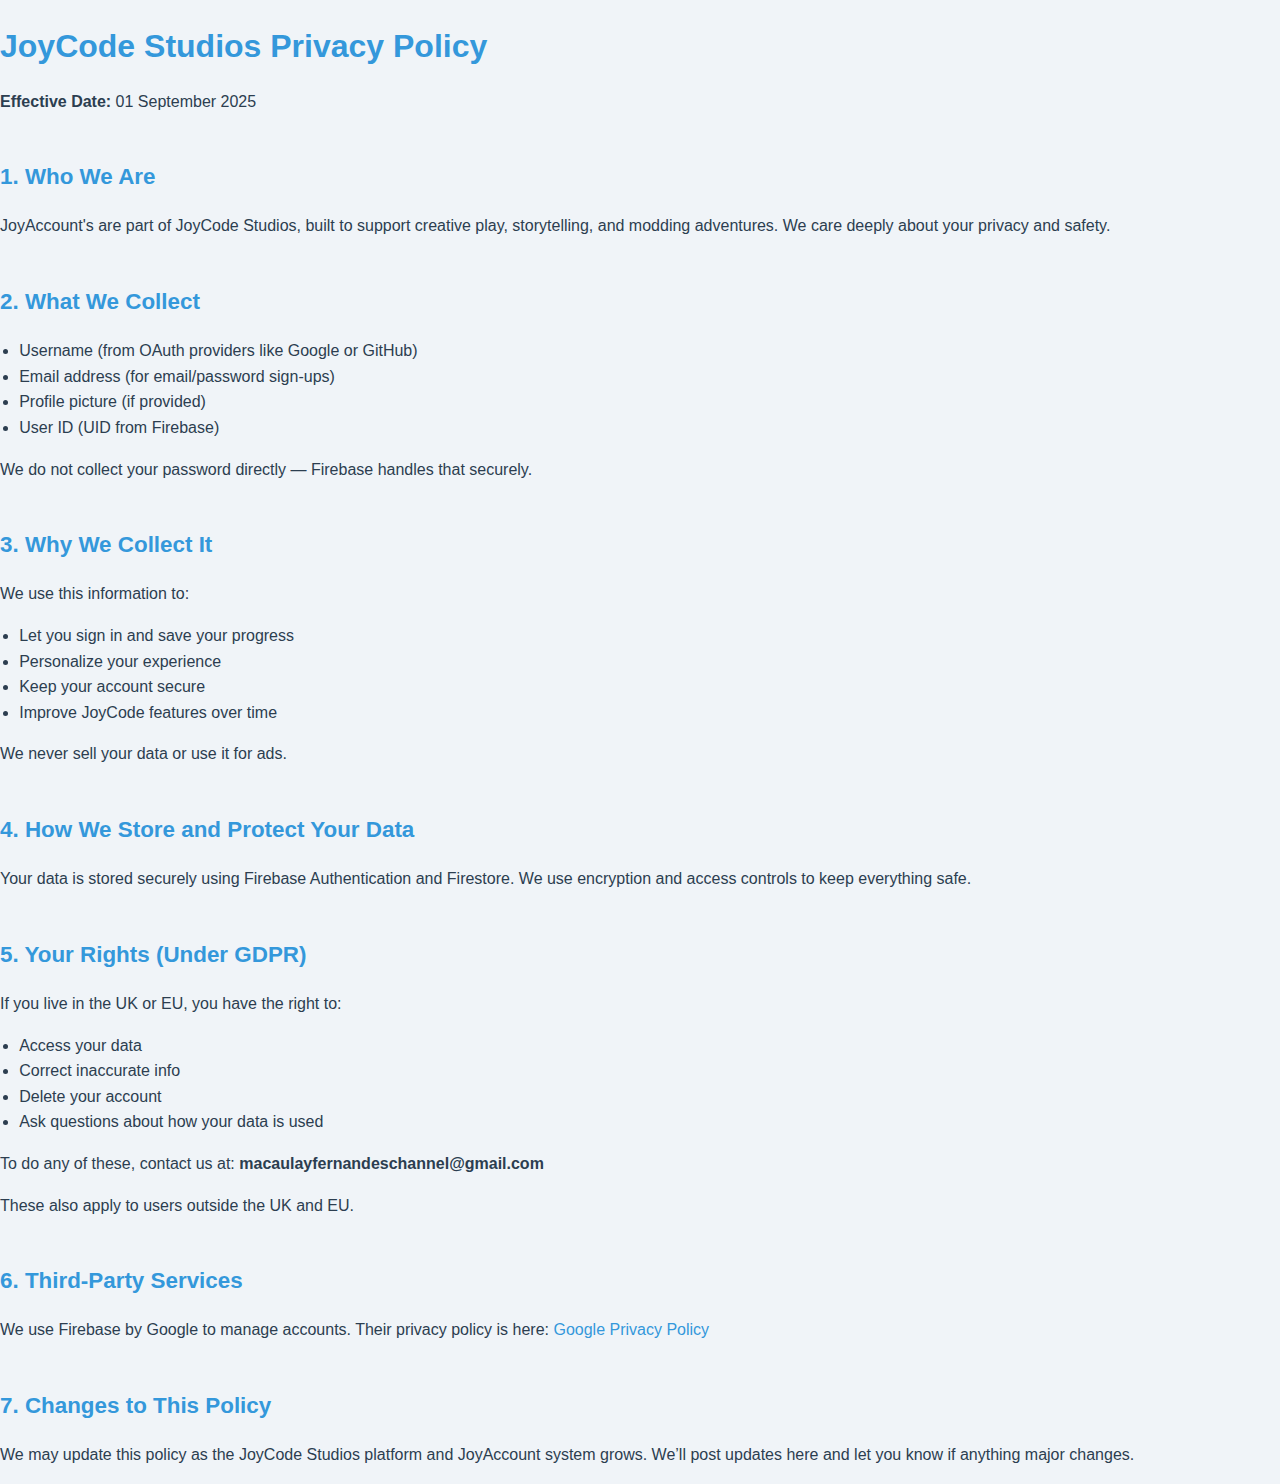
<file: index.html>
<!DOCTYPE html>
<html lang="en">
<head>
  <meta charset="UTF-8">
  <title>JoyCode Studios Privacy Policy</title>
  <style>
    :root {
      --bg: #f0f4f8;
      --text: #2c3e50;
      --accent: #3498db;
      --card: #ffffff;
      --shadow: rgba(0, 0, 0, 0.05);
    }

    body {
      margin: 0;
      padding: 0;
      font-family: 'Segoe UI', sans-serif;
      background-color: var(--bg);
      color: var(--text);
      line-height: 1.6;
    }

    .container {
      max-width: 800px;
      margin: 3em auto;
      padding: 2em;
      background-color: var(--card);
      box-shadow: 0 4px 12px var(--shadow);
      border-radius: 8px;
    }

    h1 {
      color: var(--accent);
      font-size: 2em;
      margin-bottom: 0.5em;
    }

    h2 {
      color: var(--accent);
      font-size: 1.4em;
      margin-top: 2em;
    }

    ul {
      padding-left: 1.2em;
    }

    a {
      color: var(--accent);
      text-decoration: none;
    }

    a:hover {
      text-decoration: underline;
    }

    .footer {
      margin-top: 3em;
      font-size: 0.9em;
      color: #7f8c8d;
    }
  </style>
</head>
<body>
  <h1>JoyCode Studios Privacy Policy</h1>
  <p><strong>Effective Date:</strong> 01 September 2025</p>

  <section>
    <h2>1. Who We Are</h2>
    <p>JoyAccount's are part of JoyCode Studios, built to support creative play, storytelling, and modding adventures. We care deeply about your privacy and safety.</p>
  </section>

  <section>
    <h2>2. What We Collect</h2>
    <ul>
      <li>Username (from OAuth providers like Google or GitHub)</li>
      <li>Email address (for email/password sign-ups)</li>
      <li>Profile picture (if provided)</li>
      <li>User ID (UID from Firebase)</li>
    </ul>
    <p>We do not collect your password directly — Firebase handles that securely.</p>
  </section>

  <section>
    <h2>3. Why We Collect It</h2>
    <p>We use this information to:</p>
    <ul>
      <li>Let you sign in and save your progress</li>
      <li>Personalize your experience</li>
      <li>Keep your account secure</li>
      <li>Improve JoyCode features over time</li>
    </ul>
    <p>We never sell your data or use it for ads.</p>
  </section>

  <section>
    <h2>4. How We Store and Protect Your Data</h2>
    <p>Your data is stored securely using Firebase Authentication and Firestore. We use encryption and access controls to keep everything safe.</p>
  </section>

  <section>
    <h2>5. Your Rights (Under GDPR)</h2>
    <p>If you live in the UK or EU, you have the right to:</p>
    <ul>
      <li>Access your data</li>
      <li>Correct inaccurate info</li>
      <li>Delete your account</li>
      <li>Ask questions about how your data is used</li>
    </ul>
    <p>To do any of these, contact us at: <strong>macaulayfernandeschannel@gmail.com</strong></p>
    <p>These also apply to users outside the UK and EU.</p>
  </section>

  <section>
    <h2>6. Third-Party Services</h2>
    <p>We use Firebase by Google to manage accounts. Their privacy policy is here: <a href="https://policies.google.com/privacy" target="_blank">Google Privacy Policy</a></p>
  </section>

  <section>
    <h2>7. Changes to This Policy</h2>
    <p>We may update this policy as the JoyCode Studios platform and JoyAccount system grows. We’ll post updates here and let you know if anything major changes.</p>
  </section>
</body>
</html>
</file>
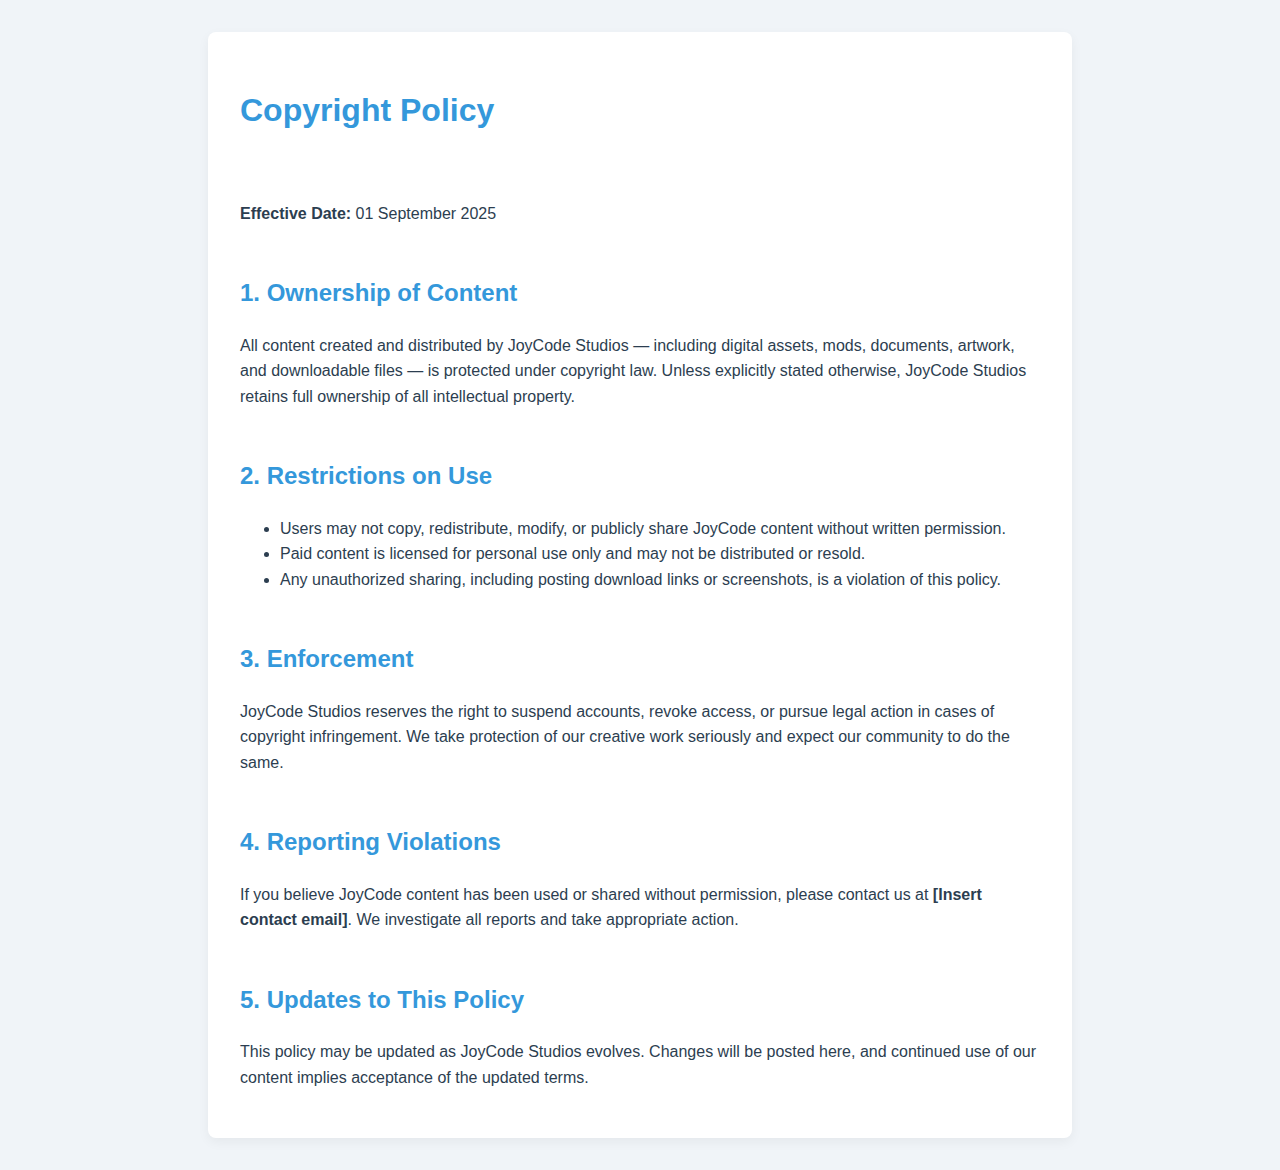
<file: copyright.html>
<!DOCTYPE html>
<html lang="en">
<head>
  <meta charset="UTF-8">
  <title>Copyright Policy | JoyCode Studios</title>
  <link rel="stylesheet" href="style.css">
</head>
<body>
  <div class="container">
    <h1>Copyright Policy</h1>

    <p><strong>Effective Date:</strong> 01 September 2025</p>

    <h2>1. Ownership of Content</h2>
    <p>All content created and distributed by JoyCode Studios — including digital assets, mods, documents, artwork, and downloadable files — is protected under copyright law. Unless explicitly stated otherwise, JoyCode Studios retains full ownership of all intellectual property.</p>

    <h2>2. Restrictions on Use</h2>
    <ul>
      <li>Users may not copy, redistribute, modify, or publicly share JoyCode content without written permission.</li>
      <li>Paid content is licensed for personal use only and may not be distributed or resold.</li>
      <li>Any unauthorized sharing, including posting download links or screenshots, is a violation of this policy.</li>
    </ul>

    <h2>3. Enforcement</h2>
    <p>JoyCode Studios reserves the right to suspend accounts, revoke access, or pursue legal action in cases of copyright infringement. We take protection of our creative work seriously and expect our community to do the same.</p>

    <h2>4. Reporting Violations</h2>
    <p>If you believe JoyCode content has been used or shared without permission, please contact us at <strong>[Insert contact email]</strong>. We investigate all reports and take appropriate action.</p>

    <h2>5. Updates to This Policy</h2>
    <p>This policy may be updated as JoyCode Studios evolves. Changes will be posted here, and continued use of our content implies acceptance of the updated terms.</p>
  </div>
</body>
</html>
</file>
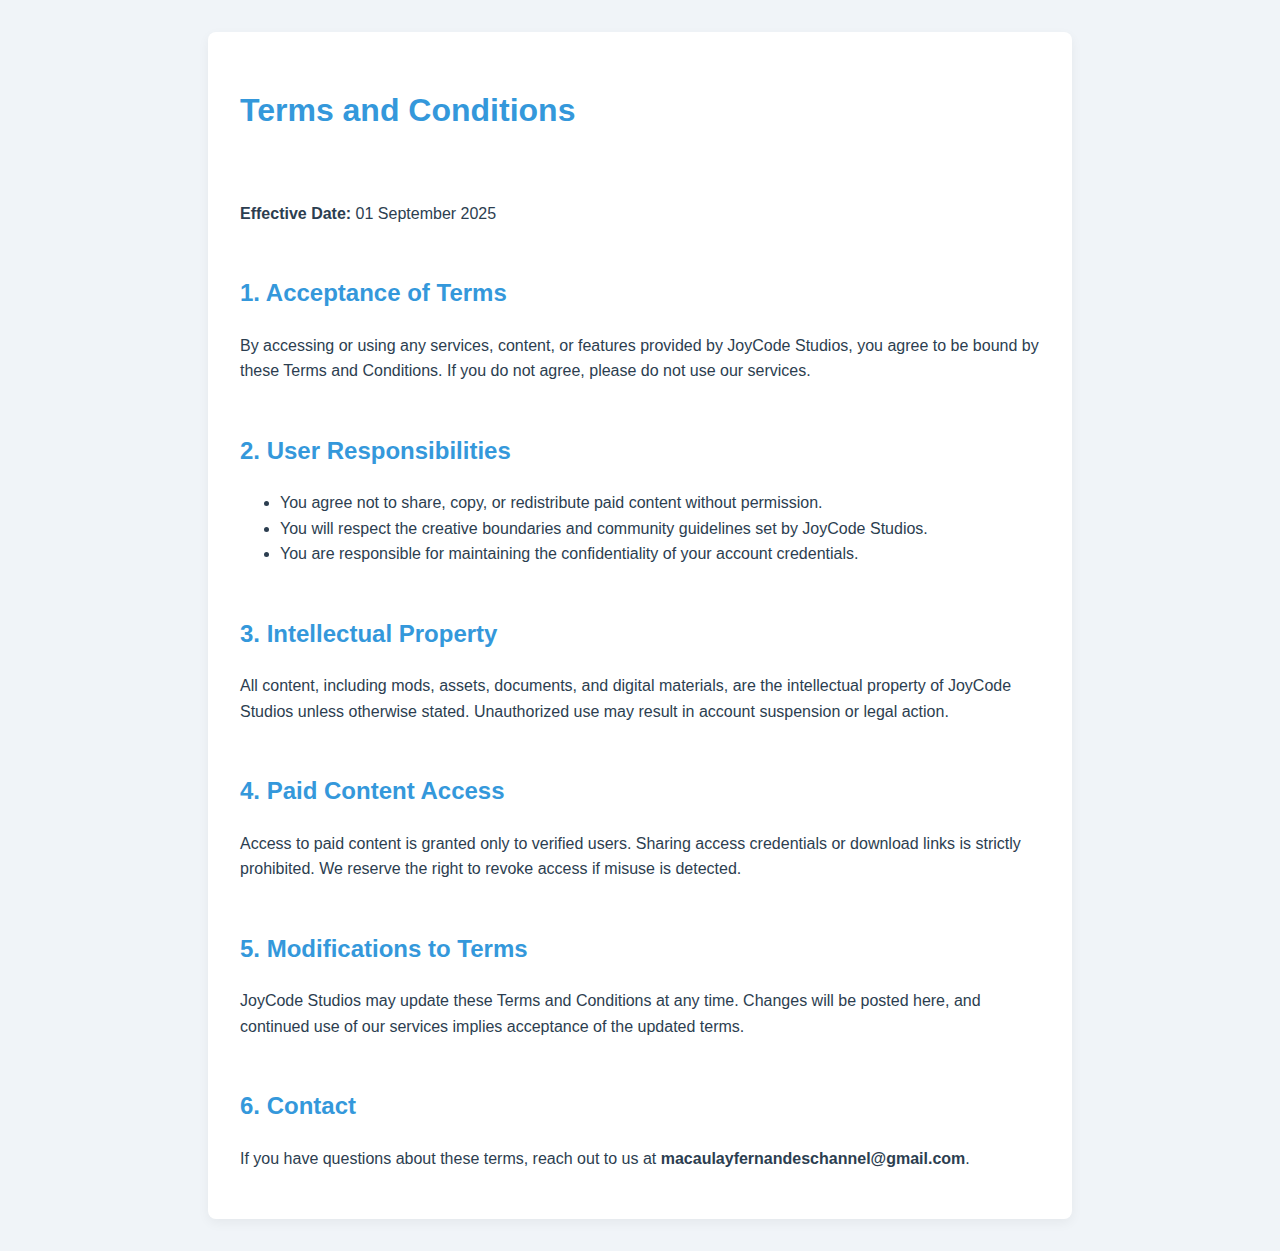
<file: terms.html>
<!DOCTYPE html>
<html lang="en">
<head>
  <meta charset="UTF-8">
  <title>Terms and Conditions | JoyCode Studios</title>
  <link rel="stylesheet" href="style.css">
</head>
<body>
  <div class="container">
    <h1>Terms and Conditions</h1>

    <p><strong>Effective Date:</strong> 01 September 2025</p>

    <h2>1. Acceptance of Terms</h2>
    <p>By accessing or using any services, content, or features provided by JoyCode Studios, you agree to be bound by these Terms and Conditions. If you do not agree, please do not use our services.</p>

    <h2>2. User Responsibilities</h2>
    <ul>
      <li>You agree not to share, copy, or redistribute paid content without permission.</li>
      <li>You will respect the creative boundaries and community guidelines set by JoyCode Studios.</li>
      <li>You are responsible for maintaining the confidentiality of your account credentials.</li>
    </ul>

    <h2>3. Intellectual Property</h2>
    <p>All content, including mods, assets, documents, and digital materials, are the intellectual property of JoyCode Studios unless otherwise stated. Unauthorized use may result in account suspension or legal action.</p>

    <h2>4. Paid Content Access</h2>
    <p>Access to paid content is granted only to verified users. Sharing access credentials or download links is strictly prohibited. We reserve the right to revoke access if misuse is detected.</p>

    <h2>5. Modifications to Terms</h2>
    <p>JoyCode Studios may update these Terms and Conditions at any time. Changes will be posted here, and continued use of our services implies acceptance of the updated terms.</p>

    <h2>6. Contact</h2>
    <p>If you have questions about these terms, reach out to us at <strong>macaulayfernandeschannel@gmail.com</strong>.</p>
  </div>
</body>
</html>
</file>
<file: style.css>
/* style.css */

:root {
  --bg: #f0f4f8;
  --text: #2c3e50;
  --accent: #3498db;
  --hover: #2980b9;
  --card: #ffffff;
  --shadow: rgba(0, 0, 0, 0.05);
}

body {
  font-family: 'Segoe UI', sans-serif;
  background-color: var(--bg);
  color: var(--text);
  margin: 0;
  padding: 2em;
  line-height: 1.6;
  text-align: center;
}

h1 {
  color: var(--accent);
  margin-bottom: 2em;
}

h2 {
  color: var(--accent);
  margin-top: 2em;
}

.button {
  display: inline-block;
  background-color: var(--accent);
  color: white;
  padding: 1em 2em;
  margin: 1em;
  border: none;
  border-radius: 6px;
  text-decoration: none;
  font-size: 1em;
  transition: background-color 0.3s ease;
}

.button:hover {
  background-color: var(--hover);
}

.container {
  max-width: 800px;
  margin: 0 auto;
  background-color: var(--card);
  padding: 2em;
  border-radius: 8px;
  box-shadow: 0 4px 12px var(--shadow);
  text-align: left;
}
</file>
